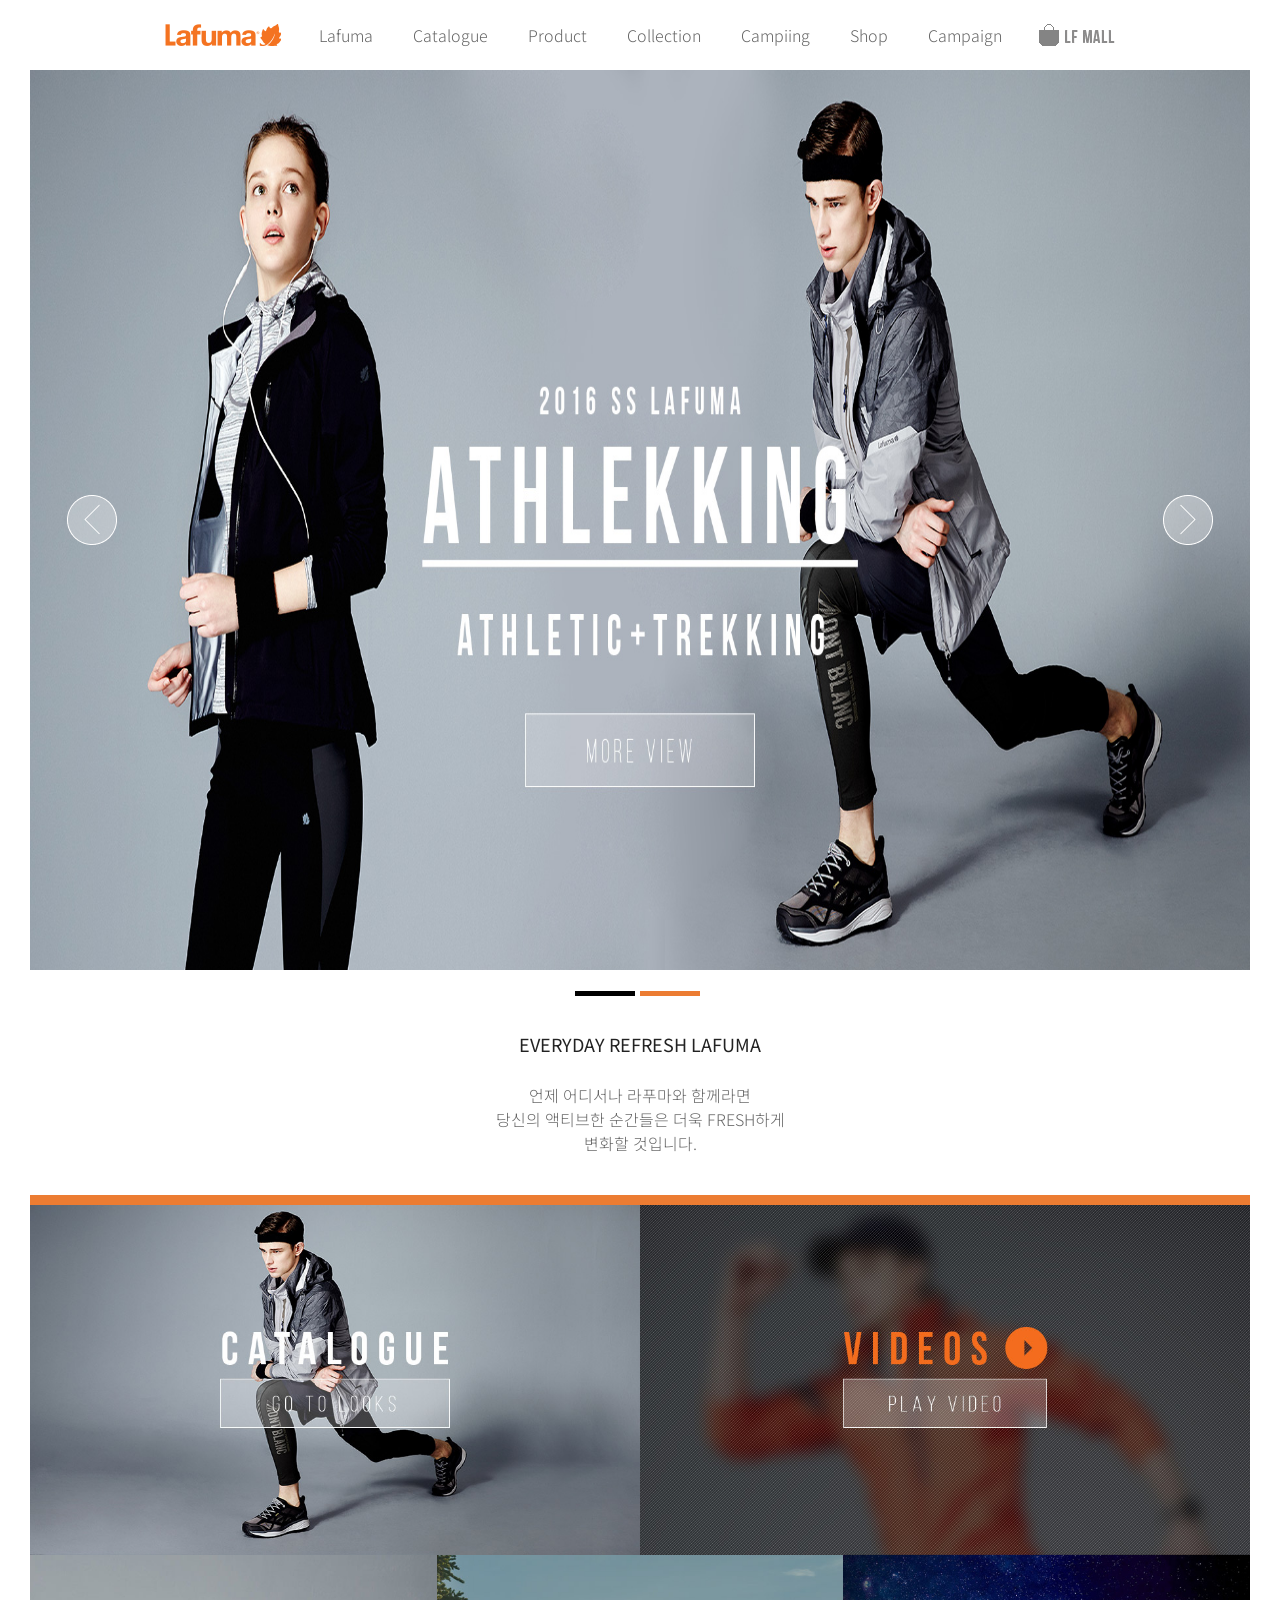
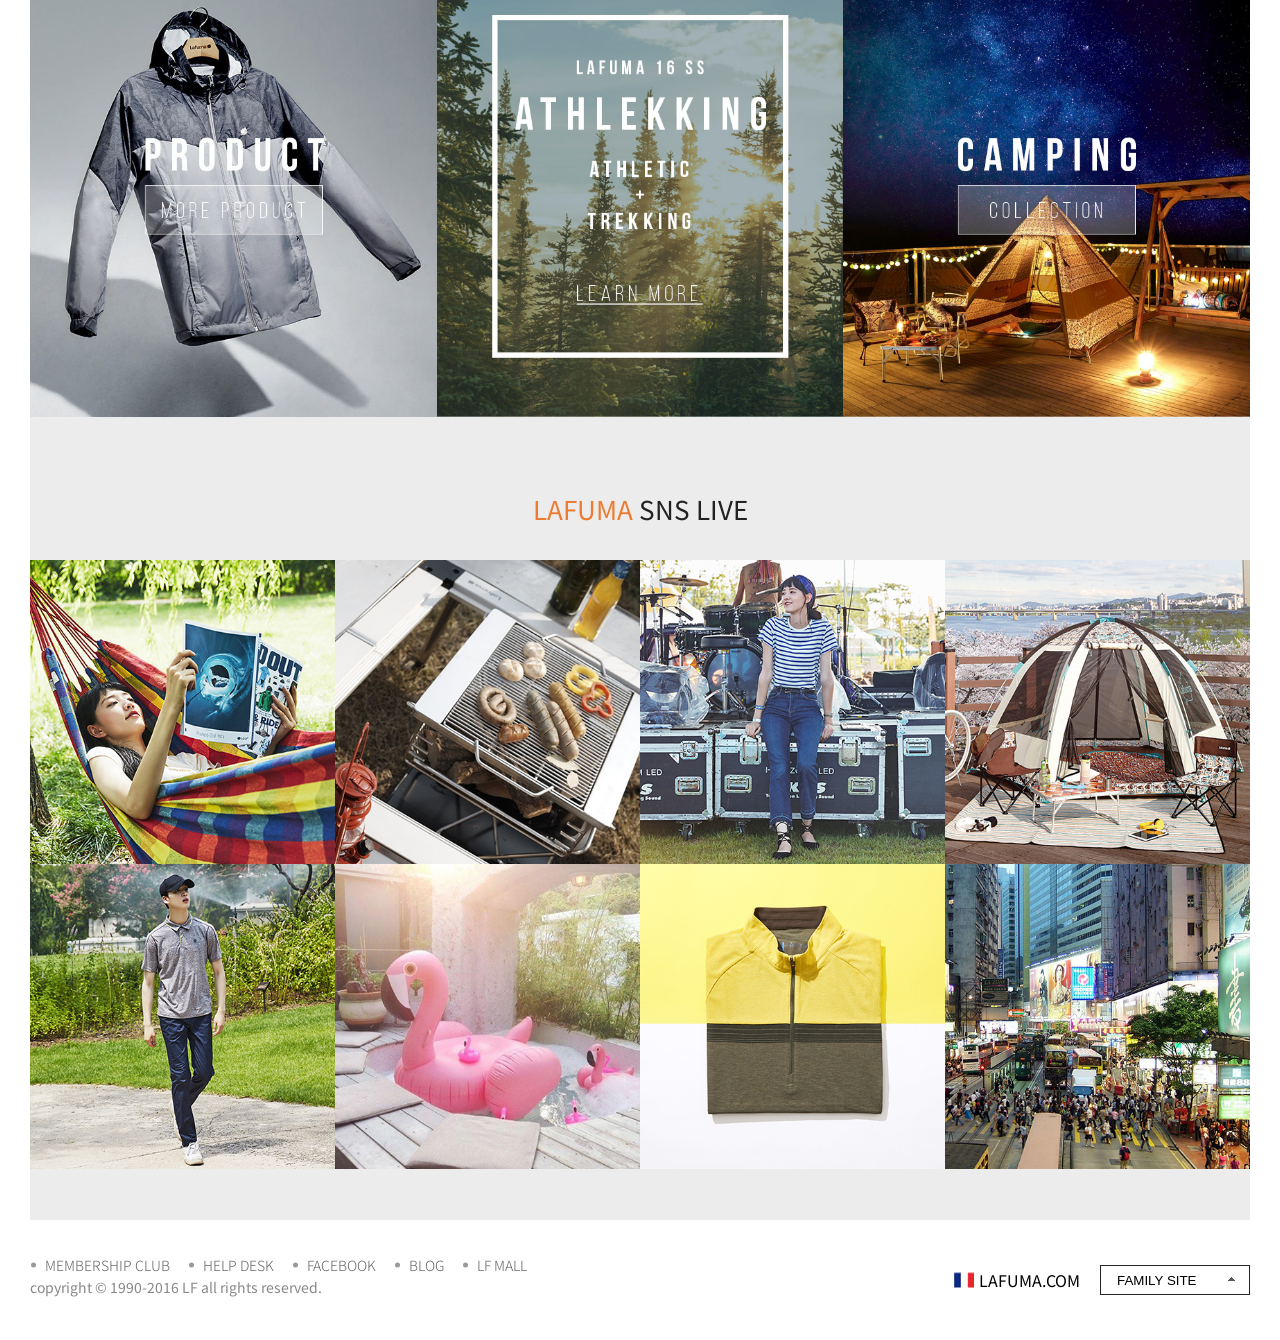
<file: index.html>
<!DOCTYPE html>
<html lang="en">
<head>
    <meta charset="UTF-8">
    <meta http-equiv="X-UA-Compatible" content="IE=edge">
    <meta name="viewport" content="width=device-width, initial-scale=1.0">
    <title>lafuma</title>
    <link rel="stylesheet" href="./css/reset.css">
    <link rel="stylesheet" href="./css/slick.css">
    <link rel="stylesheet" href="./css/main.css">
    <link rel="stylesheet" href="./css/mobile.css">
</head>
<body> 
    <div class="cover"></div>
    <div class="m_menu">
        <h1><a href="index.html"><img src="./images/m_logo.png" alt="모바일 라푸마로고"></a></h1>
        <ul class="m_gnb">
            <li>
                <a href="javascript:void(0)">LAFUMA</a>
                <ul class="m_depth2">
                    <li><a href="javascript:void(0)">IDENTITY</a></li>
                    <li><a href="javascript:void(0)">HISTORY</a></li>
                </ul>
            </li>
            <li>
                <a href="javascript:void(0)">CATALOGUE</a>
            </li>
            <li>
                <a href="javascript:void(0)">PRODUCT</a>
                <ul class="m_depth2 product1">
                    <li><a href="javascript:void(0)">남성</a></li>
                    <li><a href="javascript:void(0)">여성</a></li>
                </ul>
                <ul class="m_depth2 product2">
                    <li><a href="javascript:void(0)">키즈</a></li>
                    <li><a href="javascript:void(0)">신발</a></li>
                </ul>
                <ul class="m_depth2 product3">
                    <li><a href="javascript:void(0)">용품</a></li>
                    <li><a href="javascript:void(0)">캠핑</a></li>
                </ul>
            </li>
            <li>
                <a href="javascript:void(0)">COLLECTION</a>
                <ul class="m_depth2 collection">
                    <li><a href="javascript:void(0)">FRESH</a></li>
                    <li><a href="javascript:void(0)">PHYTHM</a></li>
                </ul>
            </li>
            <li>
                <a href="javascript:void(0)">CAMPING</a>
            </li>
            <li>
                <a href="javascript:void(0)">SHOP</a>
                <ul class="m_depth2 shop">
                    <li><a href="javascript:void(0)">매장찾기</a></li>
                    <li><a href="javascript:void(0)">매장개설안내</a></li>
                </ul>
            </li>
            <li>
                <a href="javascript:void(0)">SNS</a>
                <ul class="m_depth2 sns">
                    <li><a href="javascript:void(0)">BLOG</a></li>
                    <li><a href="javascript:void(0)">FACEBOOK</a></li>
                </ul>
            </li>
        </ul>
    </div>

    <header>
       <div class="inner">
            <div class="btn_menu"><a href="javascript:void(0)">메뉴</a></div>
            <h1><a href="index.html">logo</a></h1>
            <ul class="gnb">
                 <li><a href="javascript:void(0)">Lafuma</a></li>
                 <li><a href="javascript:void(0)">Catalogue</a></li>
                 <li><a href="javascript:void(0)">Product</a></li>
                 <li><a href="javascript:void(0)">Collection</a></li>
                 <li><a href="javascript:void(0)">Campiing</a></li>
                 <li><a href="javascript:void(0)">Shop</a></li>
                 <li><a href="javascript:void(0)">Campaign</a></li>
            </ul>
            <a href="javascript:void(0)">LF MALL</a>
        </div>            
    </header>
    <main>
        <div class="inner">
            <div class="visual">
                <div class="slide"><img src="./images/visual_a.jpg" alt="collection slide"></div>
                <div class="slide"><img src="./images/visual_b.jpg" alt="more view"></div>
            </div>

            <section class="section1">
                <h3>EVERYDAY REFRESH LAFUMA</h3>
                <p>
                    언제 어디서나 라푸마와 함께라면 
                    <br class="pc">
                    당신의 액티브한 순간들은 더욱 FRESH하게 
                    <br class="pc">
                    변화할 것입니다.
                    <span class="mobile">
                        2023년 라푸마의 <span>'리듬 컬렉션'</span>과 <span>'프레쉬 컬렉션'</span>을 만나보세요.
                    </span>
                </p>
                <ul class="img">
                    <li>
                        <a href="javascript:void(0)">
                            <img src="./images/cata_ot.jpg" alt="Catalogue">
                        </a>
                    </li>
                    <li>
                        <a href="javascript:void(0)">
                            <img src="./images/video_ov.jpg" alt="videos">
                        </a>
                    </li>
                    <li>
                        <a href="javascript:void(0)">
                            <img src="./images/product_ot.jpg"alt="product">
                        </a>
                    </li>
                    <li>
                        <a href="javascript:void(0)">
                            <img src="./images/athletic_ot.jpg" alt="athlekking">
                        </a>
                    </li>
                    <li>
                        <a href="javascript:void(0)">
                            <img src="./images/camping_ot.jpg" alt="camping">
                        </a>
                    </li>
                </ul>
            </section>
            <section class="section2">
                <h2><span>LAFUMA</span> SNS LIVE</h2>
                <ul class="sns_img">
                    <li>
                        <a href="javascript:void(0)">
                            <img src="./images/01_facebook.jpg" alt="페이스북 이미지">
                        </a>
                    </li>
                    <li>
                        <a href="javascript:void(0)">
                            <img src="./images/02_blog.jpg" alt="블로그 이미지">
                        </a>
                    </li>
                    <li>
                        <a href="javascript:void(0)">
                            <img src="./images/02_facebook.jpg" alt="페이스북 이미지">
                        </a>
                    </li>
                    <li>
                        <a href="javascript:void(0)">
                            <img src="./images/03_blog.jpg" alt="블로그 이미지">
                        </a>
                    </li>
                    <li>
                        <a href="javascript:void(0)">
                            <img src="./images/03_facebook.jpg" alt="페이스북이미지">
                        </a>
                    </li>
                    <li>
                        <a href="javascript:void(0)">
                            <img src="./images/04_blog.jpg" alt="블로그이미지">
                        </a>
                    </li>
                    <li>
                        <a href="javascript:void(0)">
                            <img src="./images/04_facebook.jpg" alt="페이스북이미지">
                        </a>
                    </li>
                    <li>
                        <a href="javascript:void(0)">
                            <img src="./images/05_blog.jpg" alt="블로그이미지">
                        </a>
                    </li>
                </ul>
            </section>
        </div>
    </main>
    <footer>
        <div class="ft_inner">
            <div class="left">
                <ul class="ft_menu">
                    <li><a href="javascript:void(0)">MEMBERSHIP CLUB</a></li>
                    <li><a href="javascript:void(0)">HELP DESK</a></li>
                    <li><a href="javascript:void(0)">FACEBOOK</a></li>
                    <li><a href="javascript:void(0)">BLOG</a></li>
                    <li><a href="javascript:void(0)">LF MALL</a></li>
                </ul>
                <p>copyright &copy; 1990-2016 LF all rights reserved.</p>
            </div>
            <div class="right">
                <p>LAFUMA.COM</p>
                <div class="fm_site">
                    <button type="menu" class="btn_fm_site">FAMILY SITE</button>
                    <ul class="fm_menu">
                        <li><a href="javascript:void(0)">FAMILY SITE</a></li>
                        <li><a href="javascript:void(0)">TNGT</a></li>
                        <li><a href="javascript:void(0)">DAKS</a></li>
                        <li><a href="javascript:void(0)">HAZZYS</a></li>
                        <li><a href="javascript:void(0)">IL CORSO</a></li>
                    </ul>
                </div>
             
            </div>
        </div>
    </footer>
    <script src="https://ajax.googleapis.com/ajax/libs/jquery/3.7.0/jquery.min.js"></script>
    <script src="./js/slick.min.js"></script>
    <script src="./js/main.js"></script>
</body>
</html>
</file>
<file: css/main.css>
@charset "utf-8";
@import url('https://fonts.googleapis.com/css2?family=Cormorant+Garamond:ital,wght@0,300;0,400;0,500;0,600;0,700;1,300;1,400;1,500;1,600;1,700&family=Noto+Sans+KR:wght@100;300;400;500;700;900&display=swap');
@import url(./mobile.css);
body{
    font-family: 'Noto Sans KR', sans-serif;
    font-size: 16px;
}
/* mobile_display_none */
.cover{
    width: 100%;
    height: 100%;
    background: rgba(0, 0, 0, 0.7);
    position: fixed;
    left: 0;
    top: 0;
    z-index: 100;
}
.m_menu{
    position: absolute;
    left: -100%;
    top: 0;
    width: 70%;
    height: 100%;
    background: #fff;
    z-index: 101;
}
/* header */
header{
    width: 100%;
    background: #fff;
}
header .inner{
    width: 950px;
    height: 70px;
    margin: 0 auto;
    display: flex;
    justify-content: space-between;
    align-items: center;
}
header .inner .btn_menu{
    display: none;
}
header .inner h1 a{
    display: block;
    width: 116px;
    height: 22px;
    background: url(../images/logo.png)no-repeat center center;
    text-indent: -999999px;
} 
header .inner>a{
    width: 76px;
    height: 22px;
    background: url(../images/btn_lf_ot.png)no-repeat center center;
    text-indent: -999999px;
}
header .inner .gnb{
    display: flex;
    gap: 40px;
}
header .inner .gnb li a{
    display: block;
    font-weight: 300;
    color: #666;
}
header .inner .gnb li:hover a{
    color: #EC7C32;
}
/* main */
main{
    width: 100%;
}
main .inner{
    padding: 0 30px;
    margin: 0 auto;
}
main .inner .visual{
    width: 100%;
    height: 900px;
    position: relative;
}
main .inner .visual .slide img{
    width: 100%;
    height: 900px;
}

main .inner .visual .slick-prev{
    width: 50px;
    height: 50px;
    background: url(../images/btn_prev.png)no-repeat;
    text-indent: -999999px;
    position: absolute;
    left: 3%;
    top: 50%;
    transform: translateY(-50%);
    z-index: 10;
}
main .inner .visual .slick-next{
    width: 50px;
    height: 50px;
    background: url(../images/btn_next.png)no-repeat;
    text-indent: -999999px;
    position: absolute;
    right: 3%;
    top: 50%;
    transform: translateY(-50%);
    z-index: 10;
}
main .inner .visual .slick-dots{
    display: flex;
    justify-content: center;
    margin-top: 20px; 
    text-indent: -999999px;
    
}
main .inner .visual .slick-dots li{
    margin-right: 5px;
}
main .inner .visual .slick-dots li:last-child{
    margin-block-end: 0;
}
main .inner .visual .slick-dots .slick-active{
    width: 60px;
    height: 5px;
    background: url(../images/slide_on.png)no-repeat;
    cursor: pointer;
}
main .inner .visual .slick-dots li{
    width: 60px;
    height: 5px;
    background: url(../images/slide_off.png)no-repeat;
    cursor: pointer;
}
/* section1 */
main .inner .section1{
    width: 100%;
    text-align: center;
    padding-top: 35px;
}
main .inner .section1 h3{
    font-size: 18px;
    font-weight: 400;
    color: #222;
    margin: 30px 0;
}
main .inner .section1 p{
    font-weight: 300;
    color: #666;
    line-height: 24px;
}
main .inner .section1 p .mobile{
    display: none;
}
main .inner .section1 .img{
    display: flex;
    flex-wrap: wrap;
    margin-top: 50px;
    position: relative;
}
main .inner .section1 .img::before{
    content: '';
    width: 100%;
    height: 10px;
    background: #EC7C32;
    position: absolute;
    left: 0;
    top: -10px;
}
main .inner .section1 .img li{
    width: 50%;
    overflow: hidden;
}
main .inner .section1 .img li:hover{
    opacity: 0.9;
}
main .inner .section1 .img li img{
    transition: all 0.3s ease;
}
main .inner .section1 .img li:hover img{
    transform: scale(1.1);
}
main .inner .section1 .img li:nth-child(3),
main .inner .section1 .img li:nth-child(4),
main .inner .section1 .img li:nth-child(5){
    width:33.33%;
    margin-top: -1px;
}
.section1 .img li a img {
    width: 100%;
}

/* section2 */
.section2{
    width: 100%;
    padding: 80px 0 50px;
    background: #ECECEC;
    margin-top: -2px;
}
.section2 h2{
    color: #222;
    font-size: 26px;
    font-weight: 400;
    margin-bottom: 40px;
    text-align: center;
}
.section2 h2 span{
    color: #EC7C32;
}
.section2  .sns_img{
    display: flex;
    flex-wrap: wrap;
}
.section2  .sns_img li{
    width: 25%;
    margin-top: -2px;
    overflow: hidden;
}
.section2  .sns_img li:hover{
    opacity: 0.9;
}
.section2  .sns_img li img{
    transition: all 0.3s ease;
}
.section2  .sns_img li:hover img{
    transform: scale(1.1);
}
.section2  .sns_img li a{
    display: block;
}
.section2  .sns_img li a img{
    width: 100%;
}

/* footer */
footer{
    width: 100%;
}
footer .ft_inner{
    height: 120px;
    display: flex;
    justify-content: space-between;
    padding: 0 30px;
}
footer .left .ft_menu{
    display: flex;
    text-indent: 15px;
}
footer .left .ft_menu li{
    margin: 30px 18px 0 0;
    position: relative;
}
footer .left .ft_menu li:hover a{
    text-decoration: underline;
}
footer .left .ft_menu li:last-child{
    margin-right: 0;
}
footer .left .ft_menu li::before{
    content: '';
    width: 5px;
    height: 5px;
    background: #999;
    border-radius: 3px;
    position: absolute;
    left: 1px;
    top: 50%;
    transform: translateY(-50%);
}

footer .left .ft_menu li a{
    display: block;
    line-height: 30px;
    color: #666;
    font-size: 14px;
    font-weight: 300;
}
footer .left p{
    color: #888;
    font-size: 14px;
}
footer .ft_inner .right{
    display: flex;
}
footer .ft_inner .right p{
    line-height: 120px;
    position: relative;
}
footer .ft_inner .right p::before{
    content: '';
    width: 20px;
    height: 15px;
    background: url(../images/france.jpg)no-repeat;
    position: absolute;
    left: -25px;
    top: 50%;
    transform: translateY(-50%);
}
footer .ft_inner .right .fm_site{
    width: 150px;
    padding: 0 10px;
    position: relative;
}
footer .ft_inner .right .btn_fm_site{
    width: 150px;
    height: 30px;
    margin: 45px 0 0 10px;
    border: 1px solid #222;
    text-align: left;
    text-indent: 10px;
    background: url(../images/btn_select.png) no-repeat right top;
    position: relative;
    
}
footer .ft_inner .right .fm_menu{
    position: absolute;
    left: 20px;
    bottom: 75px;
    width: 88%;
}
footer .ft_inner .right .fm_menu li a{
    display: block;
    font-size: 13px;
    color: #666;
    font-weight: 300;
    text-indent: 16px;
    line-height: 28px;
    background: #fff;
}
footer .ft_inner .right .fm_menu li:hover a{
    background: #eee;
}
</file>
<file: css/mobile.css>
@media (min-width:320px) and (max-width:767px) {
    .cover{
        display: block;
    }
    /* 2단메뉴 */
    .cover{
        
    }
    .m_menu{
        display: block;
        /* position: absolute;
        left: -100%;
        top: 0; */
               
    }
    .m_menu h1{
        width: 100%;
        background: #333;
        padding: 10px 0;
    }
    .m_menu h1 a{
        display: block;
        width: 100%;
        text-align: center;
    }
    .m_menu h1 img {
        width: 110px;
    }
    .m_menu .m_gnb{
        height: 100%;
        background: #fff;
    }
    .m_menu .m_gnb>li>a{
        display: block;
        background: #eee;
        border-bottom: 1px solid #ccc;
        color: #333;
        font-size: 16px;
        font-weight: 500;
        text-align: center;
        padding: 15px 0;
    }
    .m_menu .m_gnb>li:hover>a{
        background: #ddd;
    }
    .m_menu .m_gnb>li .m_depth2{
        display: flex;
        flex-wrap: wrap;
        border-bottom: 1px solid #ccc;
    }
    .m_menu .m_gnb>li .m_depth2 li{
        width: 50%;
        position: relative;
    }
    .m_menu .m_gnb>li .m_depth2 li::before{
        content: '';
        width: 1px;
        height: 50px;
        background: #ccc;
        position: absolute;
        left: 0;
        top: 50%;
        transform: translateY(-50%);
    }
    .m_menu .m_gnb>li .m_depth2 li:first-child::before{
        display: none;
    }
    .m_menu .m_gnb>li .m_depth2 li a{
        display: block;
        text-align: center;
        padding: 35px 0;
        font-size: 14px;
        color: #666;
        position: relative;
    }
    .m_menu .m_gnb>li .m_depth2 li a::before{
        content: '';
        width: 14px;
        height: 14px;
        position: absolute;
        left: 30px;
        top: 50%;
        transform: translateY(-50%);
    }
    .m_menu .m_gnb>li:first-child ul li:first-child a::before{
        background: url(../images/m_identity.png)no-repeat center center/cover;
    }
    .m_menu .m_gnb>li:first-child ul li:last-child a::before{
        background: url(../images/m_history.png)no-repeat center center/cover;
    }
    .m_menu .m_gnb li .product1 li:first-child a::before{
        background: url(../images/m_boy.png)no-repeat center center/cover;
    }
    .m_menu .m_gnb li .product1 li:last-child a::before{
        background: url(../images/m_girl.png)no-repeat center center/cover;
    }
    .m_menu .m_gnb li .product2 li:first-child a::before{
        background: url(../images/m_kids.png)no-repeat center center/cover;
    }
    .m_menu .m_gnb li .product2 li:last-child a::before{
        background: url(../images/m_shoes.png)no-repeat center center/cover;
    }
    .m_menu .m_gnb li .product3 li:first-child a::before{
        background: url(../images/m_gloves.png)no-repeat center center/cover;
    }
    .m_menu .m_gnb li .product3 li:last-child a::before{
        background: url(../images/m_icon_camping.png)no-repeat center center/cover;
    }
    .m_menu .m_gnb li .collection li:first-child a::before{
        background: url(../images/m_fresh.png)no-repeat center center/cover;
    }
    .m_menu .m_gnb li .collection li:last-child a::before{
        background: url(../images/m_rhythm.png)no-repeat center center/cover;
    }
    .m_menu .m_gnb li .shop li:first-child a::before{
        background: url(../images/m_search.png)no-repeat center center/cover;
    }
    .m_menu .m_gnb li .shop li:last-child a::before{
        background: url(../images/m_store.png)no-repeat center center/cover;
    }
    .m_menu .m_gnb li .sns li:first-child a::before{
        background: url(../images/m_blog.png)no-repeat center center/cover;
    }
    .m_menu .m_gnb li .sns li:last-child a::before{
        background: url(../images/m_facebook.png)no-repeat center center/cover;
    }




    /* header */
    header .inner{
        width: 100%;
        height: 45px;
        padding: 0 16px;
    }
    header .inner h1 a{
        background-size: 110px;
    }
    header .inner .gnb{
        display: none;
    }
    header .inner .btn_menu {
        display: block;
        width: 42px;
        height: 48px;
        background: url(../images/m_menu.png)no-repeat center center;
        background-size: 24px;
        text-indent: -999999px;
        cursor: pointer;
    }
    header .inner>a{
        display: block;
        width: 42px;
        height: 48px;
        background: url(../images/m_mall.png)no-repeat center center;
        background-size: 24px;
        text-indent: -999999px;
        margin-right: 4%;
    }

    /* main*/
    main .inner {
        padding: 0;
    }
    main .inner .visual,
    main .inner .visual .slide img{
        height: 490px;
    }

    main .inner .visual .slick-prev,
    main .inner .visual .slick-next{
        display: none;
        background: none;
    }
   
    main .inner .section1 h3{
        font-size: 16px;
    }
    main .inner .section1 p{
        background: #eee;
        font-size: 14px;
        padding: 15px 0;
    }
    main .inner .section1 .img{
        margin-top: 10px;
    }
    main .inner .section1 .img li,
    main .inner .section1 .img li:nth-child(3){
        width: 100%;
        margin-top: -2px;
    }

    main .inner .section1 .img li:nth-child(4),
    main .inner .section1 .img li:last-child{
        width: 50%;
    }
    main .inner .section1 .img li a{
        display: block;
        width: 100%;
        /* height: 420px; */
    }
    main .inner .section2{
        display: none;
    }
    /* footer */
    footer{
        background: #eee;
    }
    footer .ft_inner{
        height: fit-content;
        padding: 0;
        display: block;
        position: relative;
    }
    footer .ft_inner .left .ft_menu{
        display: block;
        background: #fff;
    }
    footer .ft_inner .left .ft_menu li{
        margin: 0;
        border-bottom: 1px solid #eee;
    }
    footer .ft_inner .left .ft_menu li::before{
        display: none;
    }
    footer .ft_inner .left .ft_menu li a{
        display: block;
        line-height: 60px;
        text-indent: 20px;
        background: url(../images/m_arrow.gif) no-repeat 95% center;
        text-decoration: none;
    }
 
    footer .ft_inner .left p{
        margin-top: 120px;
        text-align: center;
        padding-bottom: 10px;
    }
    footer .ft_inner .right p{
        display: none;
    }
    footer .ft_inner .right .fm_site{
        position: absolute;
        left: 50%;
        top: 69%;
        transform: translatex(-50%);
    }
    footer .ft_inner .right .btn_fm_site{
        background: #fff url(../images/btn_select.png) no-repeat right top;
    }
 
    footer .ft_inner .right .fm_site .fm_menu{
        position: absolute;
        left: 56%;
        bottom: 30px;
        transform: translateX(-50%);
    }
    footer .ft_inner .right .fm_site .fm_menu li a{
        width: 150px;
    }








}
</file>
